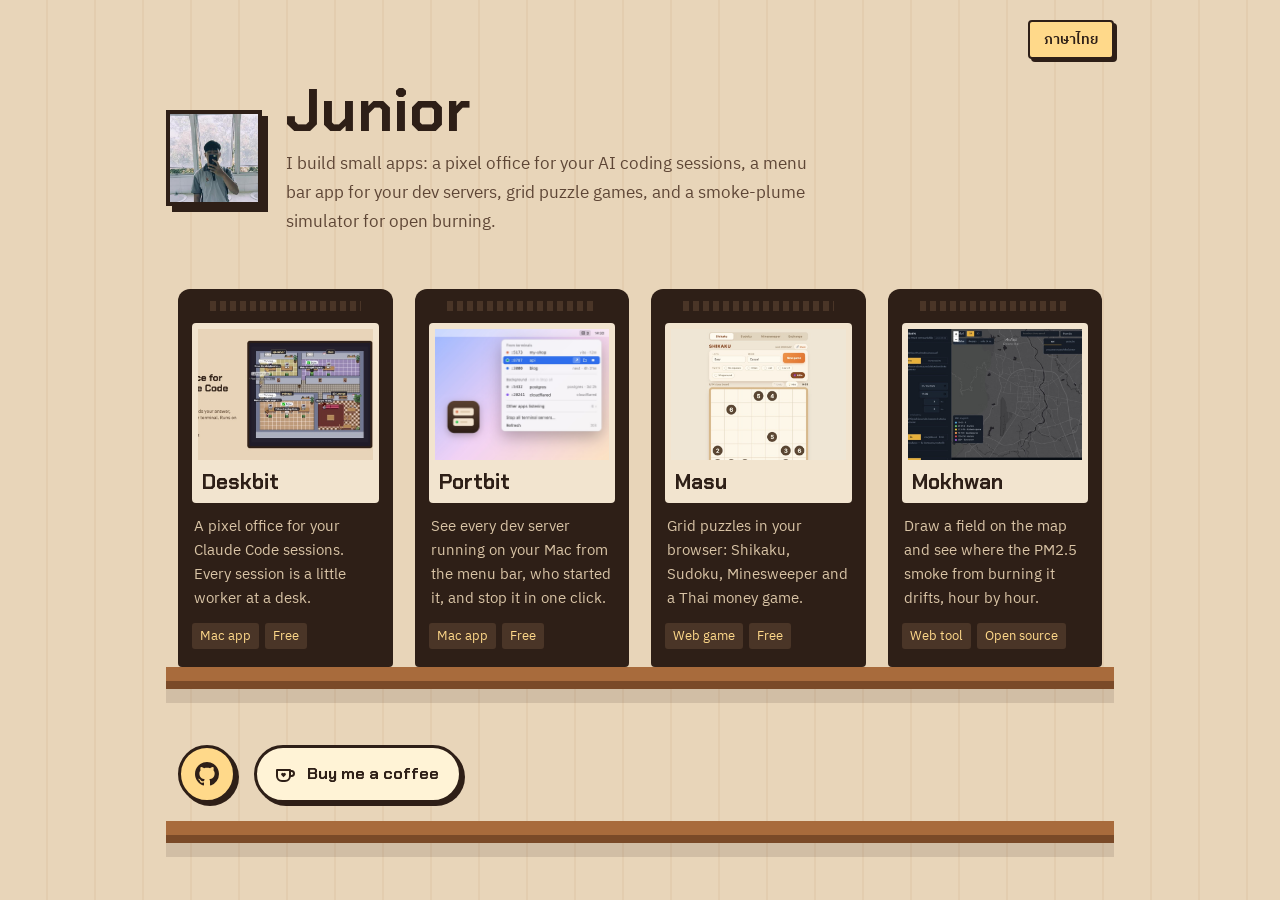
<file: index.html>
<!doctype html>
<html lang="en">
  <head>
    <meta charset="utf-8" />
    <meta name="viewport" content="width=device-width, initial-scale=1" />
    <title>Junior</title>
    <meta name="description" content="Small apps by Junior: Deskbit, Portbit, Masu and Mokhwan, plus where to find me." />
    <meta name="theme-color" content="#e8d5b9" />
    <link rel="icon" type="image/svg+xml" href="favicon.svg" />
    <link rel="apple-touch-icon" href="apple-touch-icon.png" />
    <!-- link previews -->
    <meta property="og:type" content="website" />
    <meta property="og:title" content="Junior: things I make" />
    <meta property="og:description" content="Deskbit, Portbit, Masu and Mokhwan: small apps by Junior." />
    <meta property="og:url" content="https://jrchanakarn.github.io/" />
    <meta property="og:image" content="https://jrchanakarn.github.io/og.png" />
    <meta property="og:image:width" content="1200" />
    <meta property="og:image:height" content="630" />
    <meta name="twitter:card" content="summary_large_image" />
    <script>
      // ?lang=th in the link, or the last choice; English otherwise. Runs before paint so nothing flips.
      (function () {
        var asked = new URLSearchParams(location.search).get("lang");
        var stored = null;
        try {
          stored = localStorage.getItem("jr.lang");
        } catch (e) {
          // private window: English unless the link asks
        }
        var lang = asked || stored;
        if (lang === "en" || lang === "th") document.documentElement.lang = lang;
      })();
    </script>
    <link rel="preconnect" href="https://fonts.googleapis.com" />
    <link rel="preconnect" href="https://fonts.gstatic.com" crossorigin />
    <link href="https://fonts.googleapis.com/css2?family=Chakra+Petch:wght@600;700&family=IBM+Plex+Sans+Thai:wght@400;600&display=swap" rel="stylesheet" />
    <style>
      :root {
        --espresso: #2e1f17;
        --espresso-soft: #4a3527;
        --ink-soft: #5e4636;
        --oak: #a86b3c;
        --oak-dark: #7a4a28;
        --wall: #e8d5b9;
        --wall-line: #e3cdaf;
        --label: #f2e4cf;
        --sign: #ffd98a;
        --cream-text: #d9c4a6;
      }
      * { box-sizing: border-box; }
      html[lang="en"] [data-lang="th"],
      html[lang="th"] [data-lang="en"] { display: none; }
      body {
        margin: 0;
        min-height: 100vh;
        background: repeating-linear-gradient(90deg, var(--wall) 0 46px, var(--wall-line) 46px 48px);
        color: var(--espresso);
        font-family: "IBM Plex Sans Thai", system-ui, sans-serif;
      }
      a { color: inherit; }
      img { display: block; max-width: 100%; }
      :focus-visible { outline: 3px solid var(--espresso); outline-offset: 4px; }

      main { max-width: 980px; margin: 0 auto; padding: 56px 16px 40px; position: relative; }
      #lang {
        position: absolute; top: 20px; right: 16px;
        font: 600 14px "IBM Plex Sans Thai", sans-serif; color: var(--espresso);
        padding: 6px 14px; border: 2px solid var(--espresso); border-radius: 4px;
        background: var(--sign); box-shadow: 3px 3px 0 var(--espresso); cursor: pointer;
      }

      header { display: flex; gap: 24px; align-items: center; margin: 24px 0 52px; }
      .avatar { width: 96px; height: 96px; flex: none; border: 4px solid var(--espresso); box-shadow: 6px 6px 0 var(--espresso); object-fit: cover; }
      h1 { font: 700 clamp(40px, 7vw, 60px) / 1 "Chakra Petch", sans-serif; margin: 0 0 10px; }
      header p { margin: 0; max-width: 54ch; font-size: 17px; line-height: 1.7; color: var(--ink-soft); }

      /* every cartridge as tall as the tallest, so they stand level on the shelf */
      .shelf { display: grid; grid-template-columns: repeat(4, 1fr); gap: 22px; padding: 0 12px; }
      .slot { display: flex; flex-direction: column; }
      .plank { height: 22px; background: var(--oak); border-bottom: 8px solid var(--oak-dark); box-shadow: 0 14px 0 rgba(46, 31, 23, 0.12); }
      .shelf + .plank { margin-bottom: 56px; }

      .cart {
        flex: 1; display: flex; flex-direction: column; text-decoration: none; background: var(--espresso); color: var(--label);
        border-radius: 12px 12px 4px 4px; padding: 16px 14px 18px; transition: transform 0.15s;
      }
      /* the grip ridges on top of a cartridge */
      .cart::before { content: ""; display: block; height: 10px; margin: -4px 18px 12px; background: repeating-linear-gradient(90deg, var(--espresso-soft) 0 6px, transparent 6px 10px); }
      .cart:hover { transform: translateY(-8px); }
      .label { background: var(--label); padding: 6px; border-radius: 4px; }
      .label img { width: 100%; height: auto; aspect-ratio: 4 / 3; object-fit: cover; object-position: top; }
      .label h2 { font: 700 21px "Chakra Petch", sans-serif; color: var(--espresso); margin: 0; padding: 8px 4px 2px; }
      .cart p { font-size: 15px; line-height: 1.6; margin: 12px 2px; color: var(--cream-text); }
      .chips { display: flex; gap: 6px; flex-wrap: wrap; margin-top: auto; }
      .chip { font-size: 13px; padding: 2px 8px; border-radius: 3px; background: var(--espresso-soft); color: var(--sign); }

      .pins { display: flex; gap: 18px; flex-wrap: wrap; align-items: center; padding: 0 12px 18px; }
      .pin {
        height: 58px; min-width: 58px; display: flex; align-items: center; justify-content: center; gap: 10px;
        border-radius: 30px; background: var(--sign); border: 3px solid var(--espresso); box-shadow: 3px 3px 0 var(--espresso);
        font: 700 16px "Chakra Petch", "IBM Plex Sans Thai", sans-serif; text-decoration: none;
      }
      .pin.kofi { padding: 0 20px 0 16px; background: #fff3d6; }
      .pin:hover { transform: translate(-1px, -1px); box-shadow: 4px 4px 0 var(--espresso); }
      .icon { width: 24px; height: 24px; flex: none; }

      /* tablets: two cartridges per shelf, a plank under each pair */
      @media (min-width: 761px) and (max-width: 940px) {
        .shelf { grid-template-columns: repeat(2, 1fr); gap: 0 28px; }
        .slot::after { content: ""; display: block; height: 18px; margin: 0 -14px 40px; background: var(--oak); border-bottom: 6px solid var(--oak-dark); }
        .shelf + .plank { display: none; }
      }
      @media (max-width: 760px) {
        main { padding-top: 72px; }
        header { flex-direction: column; align-items: flex-start; margin-top: 0; }
        .shelf { grid-template-columns: 1fr; gap: 0; padding: 0; }
        /* one plank under each cartridge instead of a single long shelf */
        .slot { padding: 0 12px; }
        .slot::after { content: ""; display: block; height: 18px; margin: 0 -12px 40px; background: var(--oak); border-bottom: 6px solid var(--oak-dark); }
        .shelf + .plank { display: none; }
      }
      @media (prefers-reduced-motion: reduce) {
        .cart { transition: none; }
        .cart:hover, .pin:hover { transform: none; }
      }
    </style>
  </head>
  <body>
    <svg width="0" height="0" style="position: absolute" aria-hidden="true">
      <symbol id="i-github" viewBox="0 0 16 16"><path fill="currentColor" d="M8 0C3.58 0 0 3.58 0 8c0 3.54 2.29 6.53 5.47 7.59.4.07.55-.17.55-.38 0-.19-.01-.82-.01-1.49-2.01.37-2.53-.49-2.69-.94-.09-.23-.48-.94-.82-1.13-.28-.15-.68-.52-.01-.53.63-.01 1.08.58 1.23.82.72 1.21 1.87.87 2.33.66.07-.52.28-.87.51-1.07-1.78-.2-3.64-.89-3.64-3.95 0-.87.31-1.59.82-2.15-.08-.2-.36-1.02.08-2.12 0 0 .67-.21 2.2.82.64-.18 1.32-.27 2-.27.68 0 1.36.09 2 .27 1.53-1.04 2.2-.82 2.2-.82.44 1.1.16 1.92.08 2.12.51.56.82 1.27.82 2.15 0 3.07-1.87 3.75-3.65 3.95.29.25.54.73.54 1.48 0 1.07-.01 1.93-.01 2.2 0 .21.15.46.55.38A8.01 8.01 0 0 0 16 8c0-4.42-3.58-8-8-8z"/></symbol>
      <symbol id="i-kofi" viewBox="0 0 24 24"><g fill="none" stroke="currentColor" stroke-width="2" stroke-linejoin="round"><path d="M4 8h13v6a5 5 0 0 1-5 5H9a5 5 0 0 1-5-5z"/><path d="M17 9h1.5a2.5 2.5 0 0 1 0 5H17"/></g><path fill="currentColor" d="M10.5 15.2 8.3 13a1.4 1.4 0 0 1 2.2-1.7 1.4 1.4 0 0 1 2.2 1.7z"/></symbol>
    </svg>

    <main>
      <button id="lang" type="button"><span data-lang="en" lang="th">ภาษาไทย</span><span data-lang="th" lang="en">English</span></button>

      <header>
        <img class="avatar" src="img/avatar.jpg" alt="" width="96" height="96" />
        <div>
          <h1>Junior</h1>
          <p>
            <span data-lang="en">I build small apps: a pixel office for your AI coding sessions, a menu bar app for your dev servers, grid puzzle games, and a smoke-plume simulator for open burning.</span>
            <span data-lang="th">ผมทำแอปเล็กๆ: ออฟฟิศพิกเซลสำหรับเซสชัน AI ที่ช่วยเขียนโค้ด แอปดู dev server บน menu bar เกมปริศนาตาราง และตัวจำลองควันจากการเผาในที่โล่ง</span>
          </p>
        </div>
      </header>

      <div class="shelf">
        <div class="slot">
          <a class="cart" href="https://jrchanakarn.github.io/deskbit/">
            <div class="label">
              <img src="img/deskbit.jpg" style="object-position: 85% 40%" alt="" width="720" height="378" loading="lazy" />
              <h2>Deskbit</h2>
            </div>
            <p>
              <span data-lang="en">A pixel office for your Claude Code sessions. Every session is a little worker at a desk.</span>
              <span data-lang="th">ออฟฟิศพิกเซลสำหรับเซสชัน Claude Code ทุกเซสชันคือพนักงานตัวจิ๋วที่นั่งประจำโต๊ะ</span>
            </p>
            <div class="chips">
              <span class="chip"><span data-lang="en">Mac app</span><span data-lang="th">แอป Mac</span></span>
              <span class="chip"><span data-lang="en">Free</span><span data-lang="th">ฟรี</span></span>
            </div>
          </a>
        </div>
        <div class="slot">
          <a class="cart" href="https://jrchanakarn.github.io/portbit/">
            <div class="label">
              <img src="img/portbit.jpg" alt="" width="720" height="540" loading="lazy" />
              <h2>Portbit</h2>
            </div>
            <p>
              <span data-lang="en">See every dev server running on your Mac from the menu bar, who started it, and stop it in one click.</span>
              <span data-lang="th">ดู dev server ทุกตัวที่เปิดอยู่ในเครื่องจาก menu bar รู้ว่าใครเปิด และสั่งปิดได้ในคลิกเดียว</span>
            </p>
            <div class="chips">
              <span class="chip"><span data-lang="en">Mac app</span><span data-lang="th">แอป Mac</span></span>
              <span class="chip"><span data-lang="en">Free</span><span data-lang="th">ฟรี</span></span>
            </div>
          </a>
        </div>
        <div class="slot">
          <a class="cart" href="https://jrchanakarn.github.io/masu/">
            <div class="label">
              <img src="img/masu.jpg" alt="" width="720" height="450" loading="lazy" />
              <h2>Masu</h2>
            </div>
            <p>
              <span data-lang="en">Grid puzzles in your browser: Shikaku, Sudoku, Minesweeper and a Thai money game.</span>
              <span data-lang="th">เกมปริศนาตารางบนเบราว์เซอร์: Shikaku, Sudoku, Minesweeper และเกมแลกเงิน</span>
            </p>
            <div class="chips">
              <span class="chip"><span data-lang="en">Web game</span><span data-lang="th">เกมบนเว็บ</span></span>
              <span class="chip"><span data-lang="en">Free</span><span data-lang="th">ฟรี</span></span>
            </div>
          </a>
        </div>
        <div class="slot">
          <a class="cart" href="https://jrchanakarn.github.io/mokhwan/" data-lang-href>
            <div class="label">
              <img src="img/mokhwan.jpg" alt="" width="720" height="450" loading="lazy" />
              <h2>Mokhwan</h2>
            </div>
            <p>
              <span data-lang="en">Draw a field on the map and see where the PM2.5 smoke from burning it drifts, hour by hour.</span>
              <span data-lang="th">วาดแปลงบนแผนที่ แล้วดูว่าควัน PM2.5 จากการเผาลอยไปทางไหน ทีละชั่วโมง</span>
            </p>
            <div class="chips">
              <span class="chip"><span data-lang="en">Web tool</span><span data-lang="th">เครื่องมือบนเว็บ</span></span>
              <span class="chip"><span data-lang="en">Open source</span><span data-lang="th">โอเพนซอร์ส</span></span>
            </div>
          </a>
        </div>
      </div>
      <div class="plank"></div>

      <nav class="pins" aria-label="Find me">
        <a class="pin" href="https://github.com/JRChanakarn" aria-label="GitHub" title="GitHub"><svg class="icon" aria-hidden="true"><use href="#i-github" /></svg></a>
        <a class="pin kofi" href="https://ko-fi.com/jrchanakarn">
          <svg class="icon" aria-hidden="true"><use href="#i-kofi" /></svg>
          <span data-lang="en">Buy me a coffee</span><span data-lang="th">เลี้ยงกาแฟผมสักแก้ว</span>
        </a>
      </nav>
      <div class="plank"></div>
    </main>

    <script>
      // Mokhwan opens in Thai unless the link asks, so its card passes the hub's language along
      function syncLangLinks() {
        var lang = document.documentElement.lang === "th" ? "th" : "en";
        document.querySelectorAll("a[data-lang-href]").forEach(function (a) {
          var url = new URL(a.href);
          url.searchParams.set("lang", lang);
          a.href = url.toString();
        });
      }
      syncLangLinks();
      document.getElementById("lang").addEventListener("click", function () {
        var root = document.documentElement;
        root.lang = root.lang === "th" ? "en" : "th";
        try {
          localStorage.setItem("jr.lang", root.lang);
        } catch (e) {
          // not remembered; still switched for this visit
        }
        syncLangLinks();
      });
    </script>
    <!-- Cloudflare Web Analytics (cookieless) -->
    <script defer src="https://static.cloudflareinsights.com/beacon.min.js" data-cf-beacon='{"token": "3e1b49b8cfef480ab8ecf1d619ee325d"}'></script>
  </body>
</html>
</file>
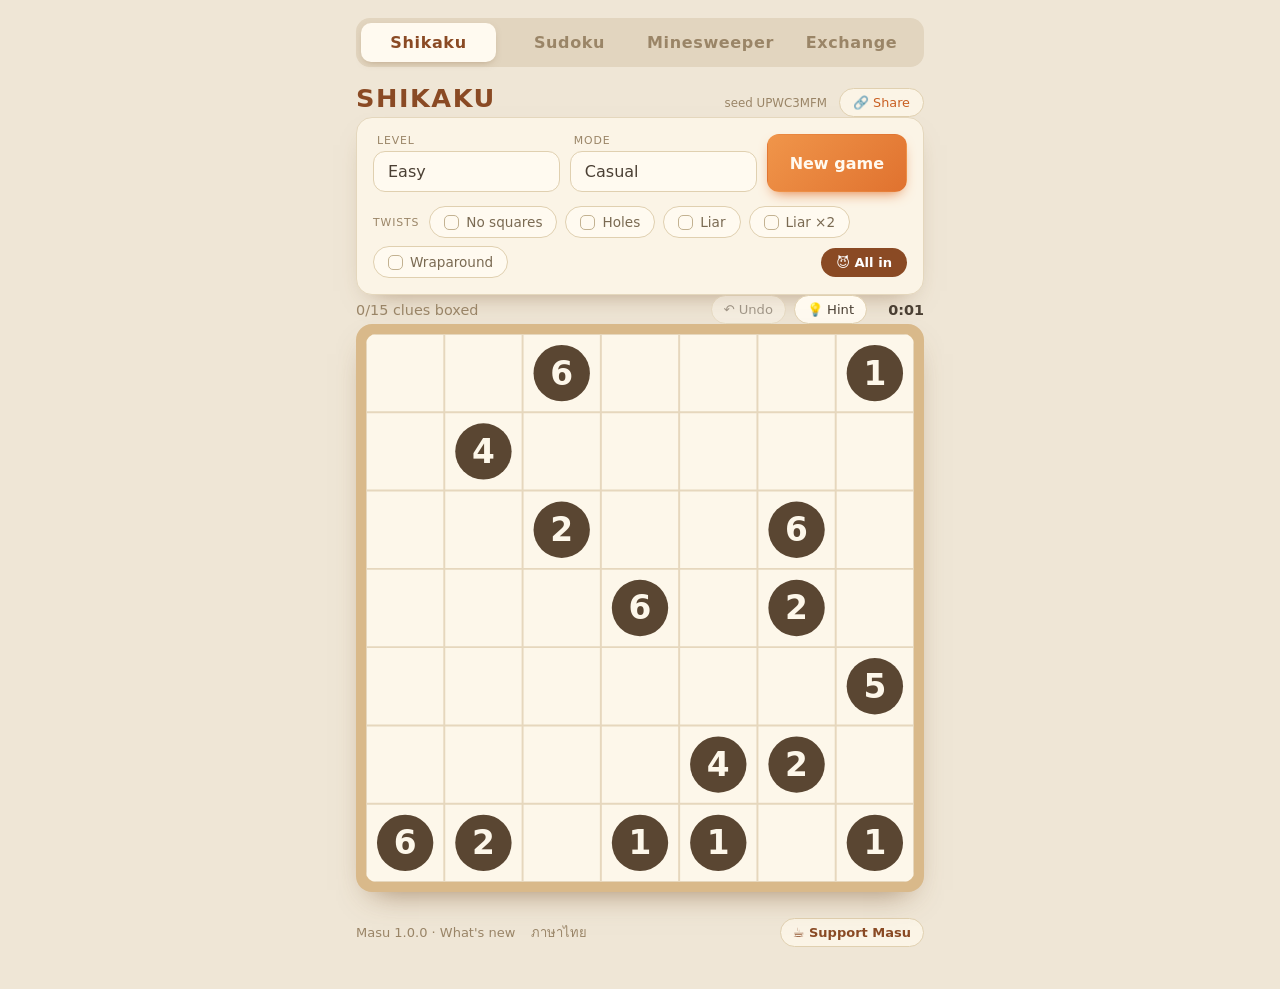
<file: masu/index.html>
<!doctype html>
<html lang="en">
  <head>
    <meta charset="UTF-8" />
    <meta name="viewport" content="width=device-width, initial-scale=1.0, maximum-scale=1.0, user-scalable=no, viewport-fit=cover" />
    <meta name="description" content="Grid puzzles in your browser: Shikaku, Sudoku, Minesweeper and Exchange. Free, works offline, in English and Thai." />
    <!-- link previews -->
    <meta property="og:type" content="website" />
    <meta property="og:site_name" content="Masu" />
    <meta property="og:title" content="Masu: grid puzzles in your browser" />
    <meta property="og:description" content="Shikaku, Sudoku, Minesweeper and Exchange. Every puzzle has exactly one solution. Free, works offline." />
    <meta property="og:url" content="https://jrchanakarn.github.io/masu/" />
    <link rel="canonical" href="https://jrchanakarn.github.io/masu/" />
    <meta property="og:image" content="https://jrchanakarn.github.io/masu/og.png" />
    <meta property="og:image:width" content="1200" />
    <meta property="og:image:height" content="630" />
    <meta name="twitter:card" content="summary_large_image" />
    <meta name="theme-color" content="#efe6d6" />
    <link rel="icon" type="image/svg+xml" href="./favicon.svg" />
    <!-- installable PWA (iOS home-screen support) -->
    <meta name="mobile-web-app-capable" content="yes" />
    <meta name="apple-mobile-web-app-capable" content="yes" />
    <meta name="apple-mobile-web-app-status-bar-style" content="default" />
    <meta name="apple-mobile-web-app-title" content="Masu" />
    <link rel="apple-touch-icon" href="./apple-touch-icon.png" />
    <title>Masu</title>
    <script type="module" crossorigin src="./assets/index-CsOW7dzM.js"></script>
    <link rel="stylesheet" crossorigin href="./assets/index-ieM68n1f.css">
  <link rel="manifest" href="./manifest.webmanifest"><script id="vite-plugin-pwa:register-sw" src="./registerSW.js"></script></head>
  <body>
    <div id="app"></div>
    <!-- Cloudflare Web Analytics (cookieless) -->
    <script defer src="https://static.cloudflareinsights.com/beacon.min.js" data-cf-beacon='{"token": "3e1b49b8cfef480ab8ecf1d619ee325d"}'></script>
  </body>
</html>
</file>
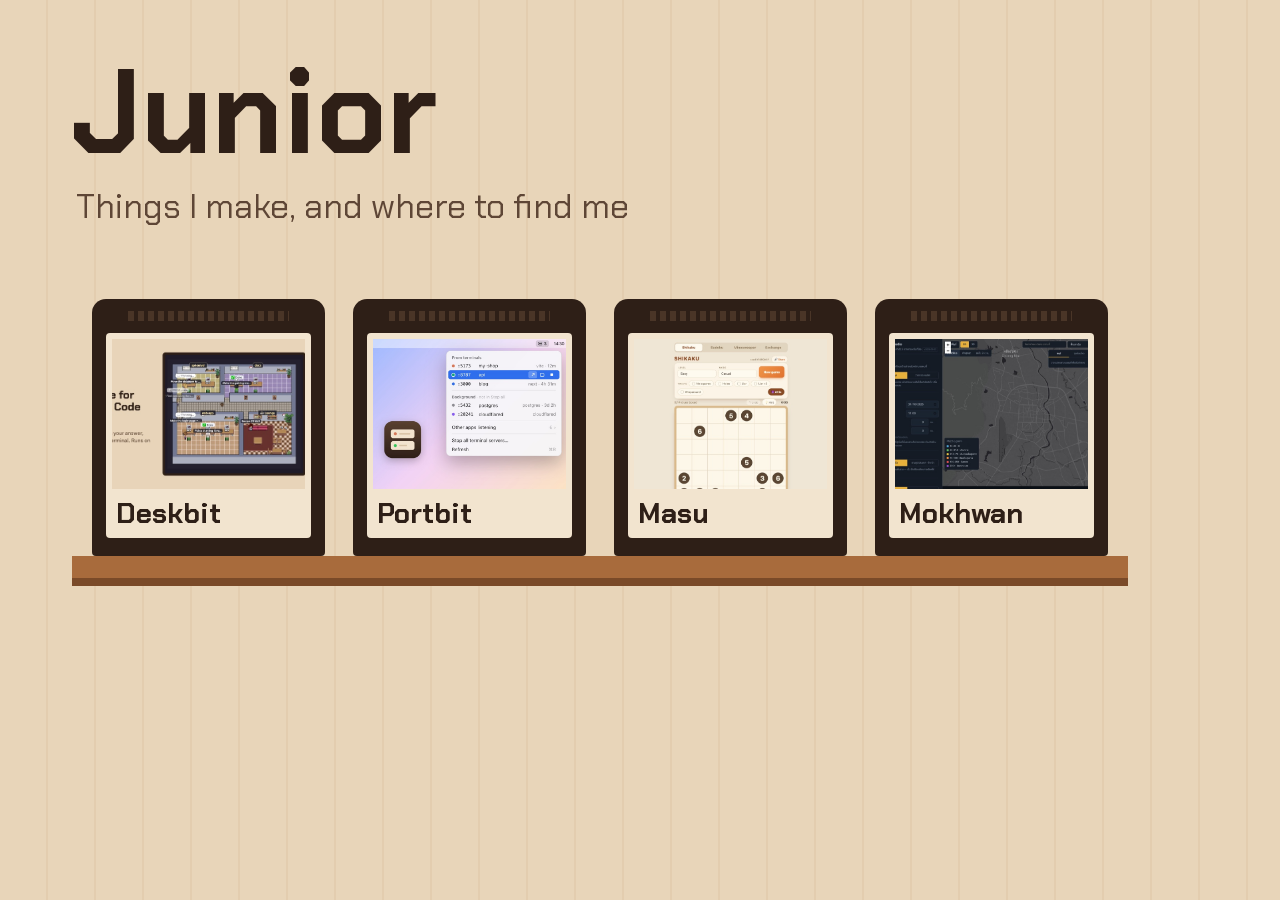
<file: og/og.html>
<!doctype html>
<!-- Link-preview card (1200×630). Regenerate og.png with: sh og/build.sh -->
<html lang="en">
  <head>
    <meta charset="utf-8" />
    <link href="https://fonts.googleapis.com/css2?family=Chakra+Petch:wght@700&display=swap" rel="stylesheet" />
    <style>
      html, body { margin: 0; width: 1200px; height: 630px; overflow: hidden; }
      body {
        background: repeating-linear-gradient(90deg, #e8d5b9 0 46px, #e3cdaf 46px 48px);
        color: #2e1f17;
        font-family: "Chakra Petch", sans-serif;
        position: relative;
      }
      h1 { position: absolute; left: 72px; top: 52px; margin: 0; font-size: 120px; line-height: 1; }
      p { position: absolute; left: 76px; top: 184px; margin: 0; font-size: 34px; color: #5e4636; }
      .shelf { position: absolute; left: 72px; right: 72px; bottom: 74px; display: flex; gap: 28px; padding: 0 20px; align-items: flex-end; }
      .cart { flex: 1; background: #2e1f17; border-radius: 14px 14px 4px 4px; padding: 16px 14px 18px; }
      .cart::before { content: ""; display: block; height: 10px; margin: -4px 22px 12px; background: repeating-linear-gradient(90deg, #4a3527 0 6px, transparent 6px 10px); }
      .label { background: #f2e4cf; padding: 6px; border-radius: 4px; }
      .label img { display: block; width: 100%; height: 150px; object-fit: cover; object-position: top; }
      .label b { display: block; font-size: 28px; padding: 6px 4px 0; }
      .plank { position: absolute; left: 72px; right: 72px; bottom: 44px; height: 22px; background: #a86b3c; border-bottom: 8px solid #7a4a28; }
    </style>
  </head>
  <body>
    <h1>Junior</h1>
    <p>Things I make, and where to find me</p>
    <div class="shelf">
      <div class="cart"><div class="label"><img src="../img/deskbit.jpg" style="object-position: 85% 40%" /><b>Deskbit</b></div></div>
      <div class="cart"><div class="label"><img src="../img/portbit.jpg" /><b>Portbit</b></div></div>
      <div class="cart"><div class="label"><img src="../img/masu.jpg" /><b>Masu</b></div></div>
      <div class="cart"><div class="label"><img src="../img/mokhwan.jpg" /><b>Mokhwan</b></div></div>
    </div>
    <div class="plank"></div>
  </body>
</html>
</file>
<file: masu/assets/index-ieM68n1f.css>
:root{--bg: #efe6d6;--panel: #fbf4e6;--border: #e0d0b0;--border-soft: #e4d7bd;--text: #4a3f33;--muted: #9a8567;--accent: #e0722f;--accent-strong: #c95f22;--accent-ink: #fffaf0;--active: #6f9a5f;--title: #8a4a24;--ok: #4e8f5b;--bad: #c0492e;--warn: #e0a33f;--cell: #fdf7ea;--grid-line: #e6d7bd;--grid-edge: #cdb890;--frame: #d9b98a;--block: #6b573d;--clue-bg: #5a4632;--clue-text: #fdf7ea;--region-fill: rgba(111, 154, 95, .22);--region-stroke: #6f9a5f;--radius: 12px;--radius-lg: 16px;--shadow: 0 12px 26px -16px rgba(120, 80, 40, .6);color-scheme:light}*{box-sizing:border-box;-webkit-tap-highlight-color:transparent}body{margin:0;font-family:system-ui,-apple-system,Segoe UI,Noto Sans Thai,sans-serif;background:var(--bg);color:var(--text);display:flex;justify-content:center;min-height:100vh;overscroll-behavior:none}#app{width:100%;max-width:600px;padding:18px 16px 40px;display:flex;flex-direction:column;gap:16px}.game-tabs{display:flex;gap:6px;padding:5px;background:#e2d5bf;border-radius:14px}.tab{flex:1;font-weight:700;letter-spacing:.04em;background:transparent;border:none;border-radius:10px;padding:10px 0;color:#9a8567}.tab:hover:not(.active){color:var(--title)}.tab.active{background:#fffaf0;color:var(--title);box-shadow:0 3px 8px -4px #78502880}header{display:flex;align-items:baseline;justify-content:space-between;gap:8px}h1{font-size:1.6rem;margin:0;letter-spacing:.06em;font-weight:800;color:var(--title)}.header-right{display:flex;align-items:baseline;gap:12px}.seed{font-size:.74rem;color:var(--muted);font-variant-numeric:tabular-nums}.share{font-size:.8rem;padding:6px 13px;border-radius:999px;background:var(--panel);color:var(--accent-strong)}.panel{background:var(--panel);border:1px solid var(--border-soft);border-radius:var(--radius-lg);padding:16px;display:flex;flex-direction:column;gap:14px;box-shadow:var(--shadow)}.controls{display:flex;flex-wrap:wrap;gap:10px;align-items:flex-end}.field{display:flex;flex-direction:column;gap:4px;flex:1;min-width:120px}.field-label{font-size:.68rem;text-transform:uppercase;letter-spacing:.08em;color:var(--muted);padding-left:4px}.field select{width:100%}.controls .new{align-self:stretch;padding-inline:22px}select{-webkit-appearance:none;-moz-appearance:none;appearance:none;background-image:linear-gradient(45deg,transparent 50%,var(--muted) 50%),linear-gradient(135deg,var(--muted) 50%,transparent 50%);background-position:calc(100% - 16px) center,calc(100% - 11px) center;background-size:5px 5px,5px 5px;background-repeat:no-repeat;padding-right:32px}.mods{display:flex;flex-wrap:wrap;gap:8px;align-items:center}.mods-label{font-size:.68rem;text-transform:uppercase;letter-spacing:.08em;color:var(--muted);margin-right:2px}.chip{display:inline-flex;align-items:center;gap:7px;font-size:.85rem;color:#7a6a52;background:#fffaf0;border:1px solid var(--border);border-radius:999px;padding:7px 14px;cursor:pointer;-webkit-user-select:none;user-select:none;transition:border-color .15s,background .15s,color .15s}.chip input{-webkit-appearance:none;-moz-appearance:none;appearance:none;width:15px;height:15px;margin:0;border:1.5px solid #c3b291;border-radius:5px;flex:none;position:relative;transition:background .15s,border-color .15s}.chip:hover{border-color:var(--active)}.chip:has(input:checked){background:var(--active);border-color:var(--active);color:#fff;font-weight:600}.chip:has(input:checked) input{background:#fff;border-color:#fff}.chip input:checked:after{content:"";position:absolute;left:4px;top:1px;width:4px;height:8px;border:solid var(--active);border-width:0 2px 2px 0;transform:rotate(45deg)}.nightmare{margin-left:auto;font-size:.82rem;font-weight:700;padding:7px 15px;border-radius:999px;color:#fff;background:var(--title);border:none}.nightmare:hover:not(:disabled){filter:brightness(1.1)}.banner{font-size:.83rem;color:#6a4a2a;background:#fdeccb;border:1px solid #ecd6a4;border-left:3px solid var(--warn);border-radius:12px;padding:10px 13px;line-height:1.55}button,select{font:inherit;color:var(--text);background:#fffaf0;border:1px solid var(--border);border-radius:12px;padding:10px 14px;cursor:pointer;touch-action:manipulation;transition:border-color .15s,background .15s,transform .05s}button:hover:not(:disabled),select:hover{border-color:var(--accent)}button:active:not(:disabled){transform:translateY(1px)}button:disabled{opacity:.45;cursor:default}button.primary{background:linear-gradient(135deg,#f0954a,var(--accent));color:var(--accent-ink);border-color:transparent;font-weight:700;box-shadow:0 6px 14px -6px var(--accent)}.status{display:flex;justify-content:space-between;align-items:center;font-size:.9rem;color:var(--muted);font-variant-numeric:tabular-nums;gap:10px}.tools{display:flex;align-items:center;gap:8px}.tools button{font-size:.82rem;padding:6px 12px;border-radius:999px}.timer{min-width:3.4em;text-align:right;font-weight:700;color:var(--text)}.board-wrap{position:relative;width:100%;touch-action:none;overscroll-behavior:contain;border-radius:var(--radius-lg);padding:10px;background:var(--frame);box-shadow:0 14px 30px -16px #785028b3}svg.board{width:100%;height:auto;display:block;touch-action:none;-webkit-user-select:none;user-select:none;border-radius:10px;background:var(--cell)}.win-overlay{position:absolute;top:10px;right:10px;bottom:10px;left:10px;display:none;align-items:center;justify-content:center;flex-direction:column;gap:16px;background:#4a3f339e;backdrop-filter:blur(6px);-webkit-backdrop-filter:blur(6px);border-radius:10px;animation:fade .3s ease}.win-overlay.show{display:flex}.win-overlay h2{color:#eafbe6;margin:0;font-size:2rem;text-align:center;animation:pop .45s cubic-bezier(.18,1.5,.5,1) both}.win-overlay .primary{font-size:1.05rem;padding:11px 22px}@keyframes fade{0%{opacity:0}}@keyframes pop{0%{transform:scale(.4);opacity:0}to{transform:scale(1);opacity:1}}.numpad{display:grid;grid-template-columns:repeat(5,1fr);gap:8px}.numpad .pad{font-size:1.3rem;font-weight:700;padding:14px 0;border-radius:12px}.board-wrap:has(.mine-grid){touch-action:auto}.mine-grid{display:grid;grid-template-columns:repeat(var(--cols, 9),1fr);gap:2px;border-radius:10px}.mcell{aspect-ratio:1;width:100%;min-width:0;padding:0;border-radius:4px;border:1px solid var(--border);background:linear-gradient(150deg,#fbf1dc,#ecdcbd);color:var(--clue-bg);font-weight:800;font-size:clamp(.66rem,3.2vw,1.05rem);line-height:1;display:flex;align-items:center;justify-content:center}.mcell:hover:not(.revealed):not(:disabled){border-color:var(--accent)}.mcell.revealed{background:var(--cell);border-color:var(--grid-line);cursor:default}.mcell.start{background:var(--region-fill)}.mcell.flagged{color:var(--accent-strong)}.mcell.mine{background:#e9d9bb}.mcell.exploded{background:var(--bad)}.mcell:disabled{opacity:1;cursor:default}@keyframes mine-flick{0%{background-color:#ffd24a}to{background-color:var(--cell)}}.mcell.changed{animation:mine-flick .6s ease-out}@media(prefers-reduced-motion:reduce){.mcell.changed{animation:none;box-shadow:inset 0 0 0 2px #e0a92e}}.mcell.n1{color:#2f6fb0}.mcell.n2{color:#4e8f5b}.mcell.n3{color:#c0492e}.mcell.n4{color:#3a3a80}.mcell.n5{color:#8a4a24}.mcell.n6{color:#2c8a8a}.mcell.n7{color:#4a3f33}.mcell.n8{color:#9a8567}.flag-toggle.active{background:var(--active);border-color:var(--active);color:#fff;font-weight:700}.mines-left{font-weight:700;color:var(--text)}.x-defs{position:absolute;width:0;height:0;overflow:hidden}.board-wrap:has(.x-grid){touch-action:none}.x-grid{display:grid;grid-template-columns:repeat(var(--cols, 6),1fr);gap:3px;border-radius:10px;-webkit-user-select:none;user-select:none}.xcell{aspect-ratio:1;width:100%;min-width:0;padding:1px;border-radius:8px;border:2px solid transparent;background:var(--cell);display:flex;align-items:center;justify-content:center;transition:transform .09s ease-out}.xcell svg{width:100%;height:100%;pointer-events:none;filter:drop-shadow(0 1px 1px rgba(120,80,40,.35))}.xcell.gap{background:transparent}.xcell.sel{border-color:var(--accent);background:var(--region-fill);transform:scale(.9)}.xcell.pop{animation:x-pop .36s cubic-bezier(.18,1.5,.5,1)}.xcell.drop{animation:x-drop .24s ease-out}.xcell.hint{animation:x-hint .8s ease-in-out 2}.xcell:disabled{opacity:1;cursor:default}.score{font-weight:700;color:var(--text)}.picked{font-weight:700;color:var(--accent-strong);font-variant-numeric:tabular-nums}.picked.over{color:var(--bad)}@keyframes x-pop{0%{transform:scale(.35)}to{transform:scale(1)}}@keyframes x-drop{0%{transform:translateY(-45%);opacity:.4}to{transform:translateY(0);opacity:1}}@keyframes x-hint{50%{box-shadow:inset 0 0 0 3px var(--warn)}}@media(prefers-reduced-motion:reduce){.xcell.pop,.xcell.drop,.xcell.hint{animation:none}.xcell.hint{box-shadow:inset 0 0 0 3px var(--warn)}}@media(max-width:420px){#app{padding:14px 12px 32px;gap:13px}.panel{padding:13px}h1{font-size:1.4rem}.controls .new{flex:1}.nightmare{margin-left:0}}.site-foot{display:flex;flex-wrap:wrap;align-items:center;gap:8px 16px;margin-top:8px;font-size:13px;color:var(--muted)}.site-foot button,.site-foot a{font:inherit;color:inherit;background:none;border:none;padding:6px 0;cursor:pointer;text-decoration:none}.site-foot button:hover,.site-foot a:hover{color:var(--title)}.site-foot .kofi{margin-left:auto;padding:6px 12px;border:1px solid var(--border);border-radius:999px;background:var(--panel);color:var(--title);font-weight:600}.patch-notes{width:min(520px,calc(100vw - 32px));max-height:min(640px,calc(100vh - 64px));padding:0 20px 20px;border:1px solid var(--border);border-radius:var(--radius-lg);background:var(--panel);color:var(--text);box-shadow:var(--shadow)}.patch-notes::backdrop{background:#4a3f3359}.patch-notes header{position:sticky;top:0;display:flex;justify-content:space-between;align-items:center;padding:16px 0 8px;background:var(--panel)}.patch-notes h2{margin:0;font-size:18px;color:var(--title)}.patch-notes .close{font-size:16px;color:var(--muted);background:none;border:none;padding:6px;cursor:pointer}.patch-notes h3{display:inline;margin:0 8px 0 0;font-size:15px}.patch-notes time{font-size:13px;color:var(--muted)}.patch-notes ul{margin:8px 0 16px;padding-left:20px;line-height:1.6;font-size:14px}
</file>
